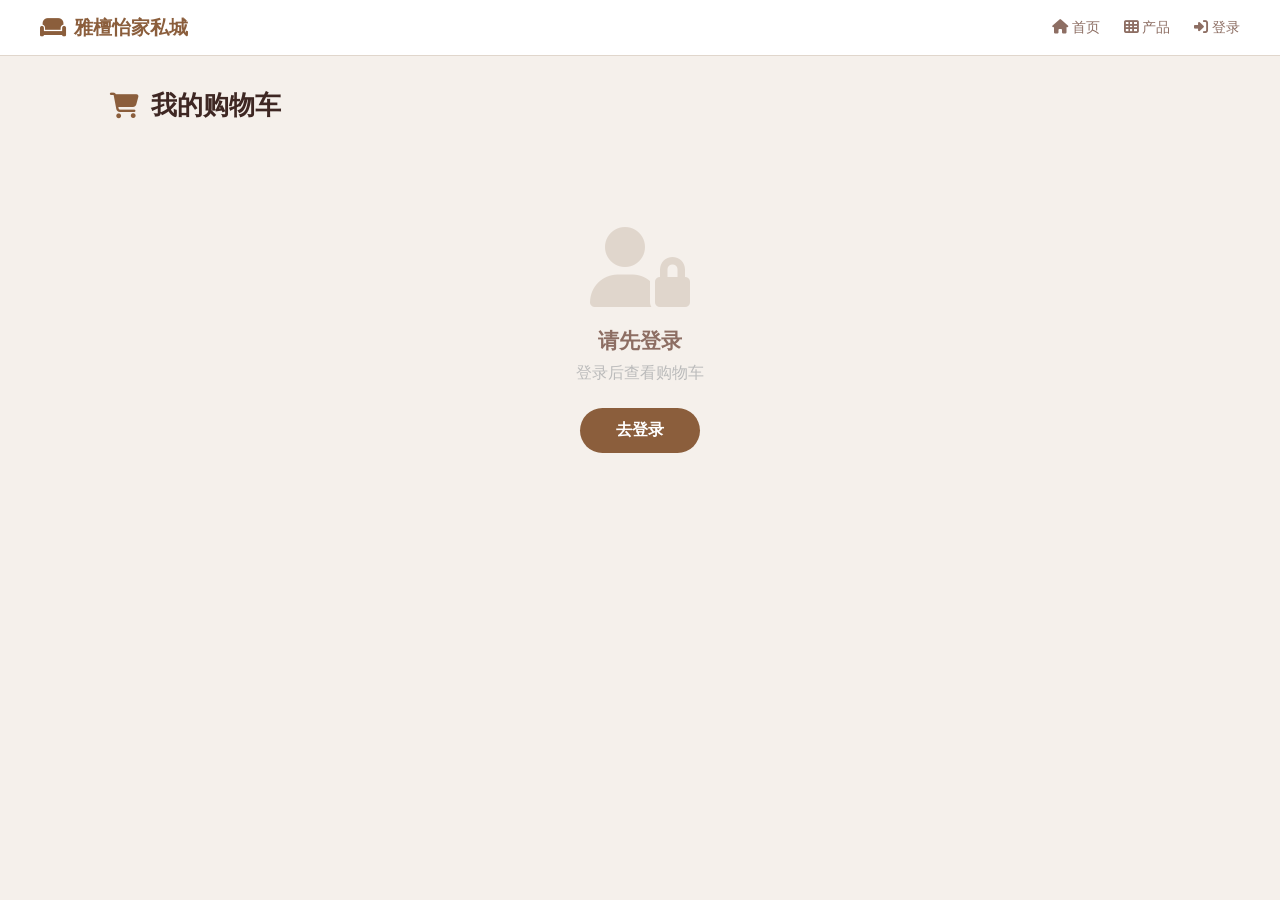
<file: cart.html>
<!DOCTYPE html>
<html lang="zh-CN">
<head>
<meta charset="UTF-8">
<meta name="viewport" content="width=device-width, initial-scale=1.0">
<title>我的购物车 - 雅檀怡家私城</title>
<link rel="stylesheet" href="https://cdnjs.cloudflare.com/ajax/libs/font-awesome/6.4.0/css/all.min.css">
<style>
:root {
  --primary: #8B5E3C; --primary-dark: #6B3F23; --secondary: #C67B4B;
  --accent: #E8C9A0; --bg: #F5F0EB; --white: #fff; --dark: #3E2723;
  --text: #2C1810; --text-light: #8D6E63; --border: #E0D6CC;
  --danger: #E53935; --radius: 10px;
}
* { margin:0; padding:0; box-sizing:border-box; }
body { font-family: 'Noto Sans SC','Microsoft YaHei',sans-serif; background: var(--bg); color: var(--text); min-height:100vh; }

.topbar {
  background: var(--white); border-bottom: 1px solid var(--border);
  padding: 0 40px; height: 56px; display: flex; align-items: center;
  justify-content: space-between; position: sticky; top: 0; z-index: 100;
}
.topbar .logo { font-size: 1.2rem; font-weight: 700; color: var(--primary); text-decoration: none; display: flex; align-items: center; gap: 8px; }
.topbar .logo i { font-size: 1.3rem; }
.topbar .links { display: flex; gap: 24px; align-items: center; }
.topbar .links a { color: var(--text-light); text-decoration: none; font-size: 0.9rem; }
.topbar .links a:hover { color: var(--primary); }

.main { max-width: 1100px; margin: 0 auto; padding: 32px 20px; }
.page-title { font-size: 1.6rem; font-weight: 700; color: var(--dark); margin-bottom: 24px; display: flex; align-items: center; gap: 12px; }
.page-title .count { font-size: 0.9rem; color: var(--text-light); font-weight: 400; }

.cart-table { background: var(--white); border-radius: var(--radius); overflow: hidden; box-shadow: 0 2px 16px rgba(0,0,0,0.06); }
.cart-header { display: grid; grid-template-columns: 50px 2fr 1fr 1fr 1fr 60px; padding: 16px 20px; background: #FAF7F2; border-bottom: 1px solid var(--border); font-size: 0.85rem; color: var(--text-light); font-weight: 600; align-items: center; }
.cart-item { display: grid; grid-template-columns: 50px 2fr 1fr 1fr 1fr 60px; padding: 20px; border-bottom: 1px solid #F5F0EB; align-items: center; transition: background 0.2s; }
.cart-item:hover { background: #FDFAF5; }
.cart-item:last-child { border-bottom: none; }
.cart-checkbox input { width: 18px; height: 18px; cursor: pointer; accent-color: var(--primary); }
.cart-product { display: flex; gap: 14px; align-items: center; }
.cart-product img { width: 80px; height: 80px; object-fit: contain; border-radius: 8px; background: #FDF8F0; }
.cart-product .info h4 { font-size: 0.95rem; color: var(--dark); margin-bottom: 4px; }
.cart-product .info p { font-size: 0.8rem; color: var(--text-light); }
.cart-price { font-weight: 600; color: var(--dark); font-size: 0.95rem; }
.cart-qty { display: flex; align-items: center; gap: 0; }
.cart-qty button { width: 32px; height: 32px; border: 1px solid var(--border); background: var(--white); cursor: pointer; font-size: 1rem; color: var(--text); transition: all 0.2s; }
.cart-qty button:hover { background: var(--primary); color: white; border-color: var(--primary); }
.cart-qty button:first-child { border-radius: 6px 0 0 6px; }
.cart-qty button:last-child { border-radius: 0 6px 6px 0; }
.cart-qty span { width: 44px; height: 32px; display: flex; align-items: center; justify-content: center; border-top: 1px solid var(--border); border-bottom: 1px solid var(--border); font-weight: 600; font-size: 0.9rem; }
.cart-subtotal { font-weight: 700; color: var(--danger); font-size: 0.95rem; }
.cart-delete { background: none; border: none; color: #ccc; cursor: pointer; font-size: 1.1rem; transition: color 0.2s; }
.cart-delete:hover { color: var(--danger); }

.cart-footer { display: flex; justify-content: space-between; align-items: center; padding: 18px 20px; background: #FAF7F2; border-top: 1px solid var(--border); }
.cart-footer .select-all { display: flex; align-items: center; gap: 10px; font-size: 0.9rem; color: var(--text-light); }
.cart-footer .summary { display: flex; align-items: center; gap: 24px; }
.cart-footer .summary .total-label { font-size: 0.9rem; color: var(--text-light); }
.cart-footer .summary .total-price { font-size: 1.5rem; font-weight: 700; color: var(--danger); }
.cart-footer .summary .total-price small { font-size: 0.9rem; }
.btn-checkout {
  padding: 14px 48px; background: var(--danger); color: white; border: none;
  border-radius: 30px; font-size: 1.05rem; font-weight: 600; cursor: pointer;
  transition: all 0.3s; letter-spacing: 1px;
}
.btn-checkout:hover { background: #C62828; transform: translateY(-1px); box-shadow: 0 4px 12px rgba(229,57,53,0.3); }
.btn-checkout:disabled { background: #ccc; cursor: not-allowed; transform: none; box-shadow: none; }

.empty-cart { text-align: center; padding: 80px 20px; }
.empty-cart i { font-size: 5rem; color: #E0D6CC; margin-bottom: 20px; display: block; }
.empty-cart h3 { font-size: 1.3rem; color: var(--text-light); margin-bottom: 8px; }
.empty-cart p { color: #bbb; margin-bottom: 24px; }
.empty-cart a { display: inline-block; padding: 12px 36px; background: var(--primary); color: white; text-decoration: none; border-radius: 30px; font-weight: 600; }

.toast { position: fixed; top: 20px; right: 20px; background: var(--dark); color: white; padding: 12px 24px; border-radius: 8px; font-size: 0.9rem; z-index: 9999; display: none; }
.toast.show { display: block; }
.toast.success { background: #2E7D32; }

/* ====== 需求3：结算确认对话框样式（与全站确认框风格一致） ====== */
.confirm-layer { position: fixed; top:0; left:0; width:100%; height:100%; background: rgba(0,0,0,0.45); z-index: 10000; display: flex; align-items: center; justify-content: center; }
.confirm-box { background:#fff; border-radius:12px; max-width:400px; width:90%; padding:28px 24px; text-align:center; animation:fadeInUp .25s; box-shadow:0 12px 40px rgba(0,0,0,0.25); }
.confirm-box h3 { color:#3E2723; font-size:1.15rem; margin:0 0 10px; }
.confirm-box p { color:#8D6E63; font-size:0.9rem; line-height:1.7; margin-bottom:22px; word-break:break-all; }
.confirm-box .confirm-icon { font-size:2.2rem; margin-bottom:10px; }
.confirm-box .confirm-actions { display:flex; gap:12px; }
.confirm-box .confirm-actions button { flex:1; padding:12px; border:none; border-radius:8px; cursor:pointer; font-size:1rem; transition:all .2s; }
.confirm-box .btn-cancel { background:#EFE7DF; color:#6D4C41; }
.confirm-box .btn-cancel:hover { background:#E3D5C8; }
.confirm-box .btn-ok { background:#8B5E3C; color:#fff; }
.confirm-box .btn-ok:hover { background:#6B3F23; }
.confirm-box .btn-ok.danger { background:#e74c3c; }
.confirm-box .btn-ok.danger:hover { background:#c0392b; }
@keyframes fadeInUp { from { opacity:0; transform:translateY(20px); } to { opacity:1; transform:translateY(0); } }

@media (max-width: 768px) {
  .topbar { padding: 0 16px; }
  .cart-header { display: none; }
  .cart-item { grid-template-columns: 1fr; gap: 12px; padding: 16px; }
  .cart-product img { width: 60px; height: 60px; }
  .cart-footer { flex-direction: column; gap: 16px; }
  .btn-checkout { width: 100%; }
}
</style>
</head>
<body>

<div class="topbar">
  <a href="/index.html" class="logo"><i class="fas fa-couch"></i> 雅檀怡家私城</a>
  <div class="links">
    <a href="/index.html"><i class="fas fa-home"></i> 首页</a>
    <a href="/index.html#products"><i class="fas fa-th"></i> 产品</a>
    <span id="userLink" style="cursor:pointer;color:var(--text-light);font-size:0.9rem;"></span>
  </div>
</div>

<div class="main">
  <div class="page-title">
    <i class="fas fa-shopping-cart" style="color:var(--primary);"></i>
    我的购物车
    <span class="count" id="cartCount"></span>
  </div>

  <div id="cartContent"></div>
</div>

<div class="toast" id="toast"></div>

<script>
// ★ 同源 API：由 Flask 托管时自动适配，避免硬编码 localhost 导致生产环境连不上
const API = (location.origin.includes('localhost') || location.origin.includes('127.0.0.1') || location.port === '5000')
  ? (location.origin + '/api') : '/api';
let currentUser = null;
try { currentUser = JSON.parse(localStorage.getItem('yatan_user') || 'null'); } catch(e) { currentUser = null; }
let cartItems = [];

function $(s) { return document.querySelector(s); }

// ====== 需求3：结算确认对话框（确认/取消，确认后执行回调） ======
function showConfirmDialog(opts) {
  // 参数：{ icon, title, message, confirmText, cancelText, danger, onConfirm }
  const layer = document.createElement('div');
  layer.className = 'confirm-layer';
  // 组装确认框内容：图标 + 标题 + 说明 + 取消/确认按钮
  layer.innerHTML = '<div class="confirm-box">'
    + '<div class="confirm-icon">' + (opts.icon || '❓') + '</div>'
    + '<h3>' + (opts.title || '') + '</h3>'
    + (opts.message ? '<p>' + opts.message + '</p>' : '')
    + '<div class="confirm-actions">'
    + '<button class="btn-cancel">' + (opts.cancelText || '取消') + '</button>'
    + '<button class="btn-ok' + (opts.danger ? ' danger' : '') + '">' + (opts.confirmText || '确认') + '</button>'
    + '</div></div>';
  document.body.appendChild(layer);
  // 事件绑定：点遮罩=取消，点按钮=取消/确认
  layer.addEventListener('click', function(e) {
    if (e.target === layer) { layer.remove(); return; }
    if (e.target.classList.contains('btn-cancel')) { layer.remove(); return; }
    if (e.target.classList.contains('btn-ok')) {
      layer.remove();
      if (typeof opts.onConfirm === 'function') opts.onConfirm();
    }
  });
}
function showToast(m, isError) { let t=$('#toast'); t.textContent=m; t.className='toast show' + (isError?'':' success'); setTimeout(()=>t.classList.remove('show'),2000); }

// ★ BUG修复：原先 updateTotal/toggleAll 从未定义，勾选/全选直接报错、合计不变
function escapeHtml(s) {
  return String(s==null?'':s).replace(/[&<>"']/g, c => ({'&':'&amp;','<':'&lt;','>':'&gt;','"':'&quot;',"'":'&#39;'}[c]));
}
function updateTotal() {
  let checked = [...document.querySelectorAll('.cart-item .cart-checkbox input')];
  let total = 0;
  cartItems.forEach((item, idx) => {
    if (checked[idx] && checked[idx].checked) total += item.product_price * item.quantity;
  });
  $('#totalPrice').textContent = total.toLocaleString();
  let btn = document.querySelector('.btn-checkout');
  if (btn) btn.disabled = total <= 0;
}
function toggleAll(el) {
  document.querySelectorAll('.cart-item .cart-checkbox input').forEach(c => c.checked = el.checked);
  updateTotal();
}

async function loadCart() {
  if (!currentUser) {
    $('#cartContent').innerHTML = `<div class="empty-cart">
      <i class="fas fa-user-lock"></i><h3>请先登录</h3><p>登录后查看购物车</p>
      <a href="/index.html" onclick="localStorage.setItem('showLogin','1')">去登录</a></div>`;
    return;
  }
  try {
    let r = await fetch(API + '/cart?user_id=' + currentUser.id);
    let d = await r.json();
    cartItems = d.items || [];
    renderCart();
  } catch(e) {
    $('#cartContent').innerHTML = '<div class="empty-cart"><i class="fas fa-wifi"></i><h3>加载失败</h3><p>请检查网络连接</p></div>';
  }
}

function renderCart() {
  if (!cartItems.length) {
    $('#cartContent').innerHTML = `<div class="empty-cart">
      <i class="fas fa-shopping-cart"></i><h3>购物车是空的</h3><p>快去挑选心仪的家具吧~</p>
      <a href="/index.html#products">去逛逛</a></div>`;
    return;
  }

  let total = cartItems.reduce((s,i) => s + i.product_price * i.quantity, 0);
  $('#cartCount').textContent = `（共 ${cartItems.length} 件）`;

  $('#cartContent').innerHTML = `
    <div class="cart-table">
      <div class="cart-header">
        <span>全选</span><span>商品信息</span><span>单价</span><span>数量</span><span>小计</span><span></span>
      </div>
      ${cartItems.map((item, idx) => `
        <div class="cart-item">
          <div class="cart-checkbox"><input type="checkbox" checked onchange="updateTotal()"></div>
          <div class="cart-product">
            <img src="${escapeHtml(item.image_url || '')}" alt="${escapeHtml(item.product_name)}" onerror="this.style.display='none'">
            <div class="info"><h4>${escapeHtml(item.product_name)}</h4></div>
          </div>
          <div class="cart-price">¥${Number(item.product_price).toLocaleString()}</div>
          <div class="cart-qty">
            <button type="button" onclick="changeQty(${item.id}, ${item.quantity-1})">−</button>
            <span>${item.quantity}</span>
            <button type="button" onclick="changeQty(${item.id}, ${item.quantity+1})">+</button>
          </div>
          <div class="cart-subtotal">¥${(item.product_price * item.quantity).toLocaleString()}</div>
          <button type="button" class="cart-delete" onclick="removeItem(${item.id})" title="删除">✕</button>
        </div>
      `).join('')}
      <div class="cart-footer">
        <div class="select-all"><input type="checkbox" checked onchange="toggleAll(this)"> 全选</div>
        <div class="summary">
          <span class="total-label">合计：</span>
          <span class="total-price">¥<span id="totalPrice">${total.toLocaleString()}</span></span>
          <button type="button" class="btn-checkout" onclick="checkout()">去结算</button>
        </div>
      </div>
    </div>`;
}

async function changeQty(cid, qty) {
  if (qty < 1) { removeItem(cid); return; }
  try {
    let r = await fetch(API + '/cart/' + cid, { method:'PUT', headers:{'Content-Type':'application/json'}, body:JSON.stringify({quantity:qty}) });
    if (!r.ok) { showToast('修改失败', true); return; }
    await loadCart();
  } catch(e) { showToast('网络错误', true); }
}

async function removeItem(cid) {
  // 需求4：删除确认统一使用自定义对话框（替代原生 confirm，交互风格一致）
  showConfirmDialog({
    icon: '🗑️',
    title: '确定删除该商品？',
    confirmText: '删除',
    cancelText: '取消',
    danger: true,   // 危险操作：确认按钮红色警示
    onConfirm: async function() {
      try {
        let r = await fetch(API + '/cart/' + cid, { method:'DELETE' });
        if (!r.ok) { showToast('删除失败', true); return; }
        showToast('已删除');
        await loadCart();
      } catch(e) { showToast('网络错误', true); }
    }
  });
}

async function checkout() {
  if (!currentUser) return alert('请先登录');
  // 需求3：去结算前弹出确认对话框「您是否将确认前往购买？」
  //   确认 → 生成订单 + 弹出微信二维码；取消 → 停留在购物车页
  showConfirmDialog({
    icon: '💳',
    title: '您是否将确认前往购买？',
    message: '确认后将为您生成订单，并通过微信扫码联系客服完成付款。',
    confirmText: '确认购买',
    cancelText: '取消',
    onConfirm: async function() {
      try {
        // ★ BUG修复：统一用 username（与首页 checkout 一致），避免同一订单落库姓名不一致
        let r = await fetch(API + '/orders', { method:'POST', headers:{'Content-Type':'application/json'}, body:JSON.stringify({user_id:currentUser.id, username:currentUser.username}) });
        let d = await r.json();
        if (d.success) {
      showToast('下单成功！共 ¥' + d.total);
      // 弹窗微信二维码15s
      let secs = 15;
      let overlay = document.createElement('div');
      overlay.style.cssText = 'position:fixed;top:0;left:0;width:100%;height:100%;background:rgba(0,0,0,0.6);z-index:9999;display:flex;align-items:center;justify-content:center;';
      overlay.innerHTML = `<div style="background:white;border-radius:16px;padding:40px;text-align:center;max-width:400px;width:90%;">
        <h2 style="color:#3E2723;margin-bottom:8px;">✅ ${d.message}</h2>
        <p style="color:#8D6E63;margin-bottom:24px;">请扫码联系客服确认订单</p>
        <div style="background:#FDF8F0;padding:24px;border-radius:12px;display:inline-block;">
          <!-- ★ BUG修复：原 images/bbb.jpg 是个人照片，改为真正的微信二维码 ytyjs.jpg -->
          <img src="images/ytyjs.jpg" style="width:200px;height:200px;object-fit:contain;" onerror="this.src='https://via.placeholder.com/200/8B5E3C/fff?text=WeChat'">
          <p style="color:#8B5E3C;font-weight:700;margin-top:16px;">微信扫码添加客服</p>
        </div>
        <p id="qrTimer" style="color:#e74c3c;font-size:1.2rem;margin-top:16px;">窗口将在 <b>${secs}</b> 秒后关闭</p>
        <button onclick="this.parentElement.parentElement.remove()" style="margin-top:16px;padding:10px 30px;background:#D7CCC8;border:none;border-radius:8px;cursor:pointer;font-size:0.9rem;">手动关闭</button>
      </div>`;
      document.body.appendChild(overlay);
      let timer = setInterval(() => {
        secs--;
        let el = document.getElementById('qrTimer');
        if (el) el.innerHTML = `窗口将在 <b>${secs}</b> 秒后关闭`;
        if (secs <= 0) { clearInterval(timer); overlay.remove(); }
      }, 1000);
        setTimeout(() => loadCart(), 500);
        } else {
          alert(d.message);
        }
      } catch(e) { alert('下单失败，请重试'); }
    }   // ← onConfirm 回调结束
  });   // ← showConfirmDialog 调用结束
}   // ← checkout 函数结束

function updateUserUI() {
  let el = $('#userLink');
  if (!el) return;
  if (currentUser) {
    el.innerHTML = `<i class="fas fa-user-circle"></i> ${currentUser.nickname||currentUser.username}`;
    el.onclick = () => location.href = '/profile.html';
  } else {
    el.innerHTML = '<i class="fas fa-sign-in-alt"></i> 登录';
    el.onclick = () => location.href = '/index.html';
  }
}

loadCart();
updateUserUI();
</script>
</body>
</html>
</file>
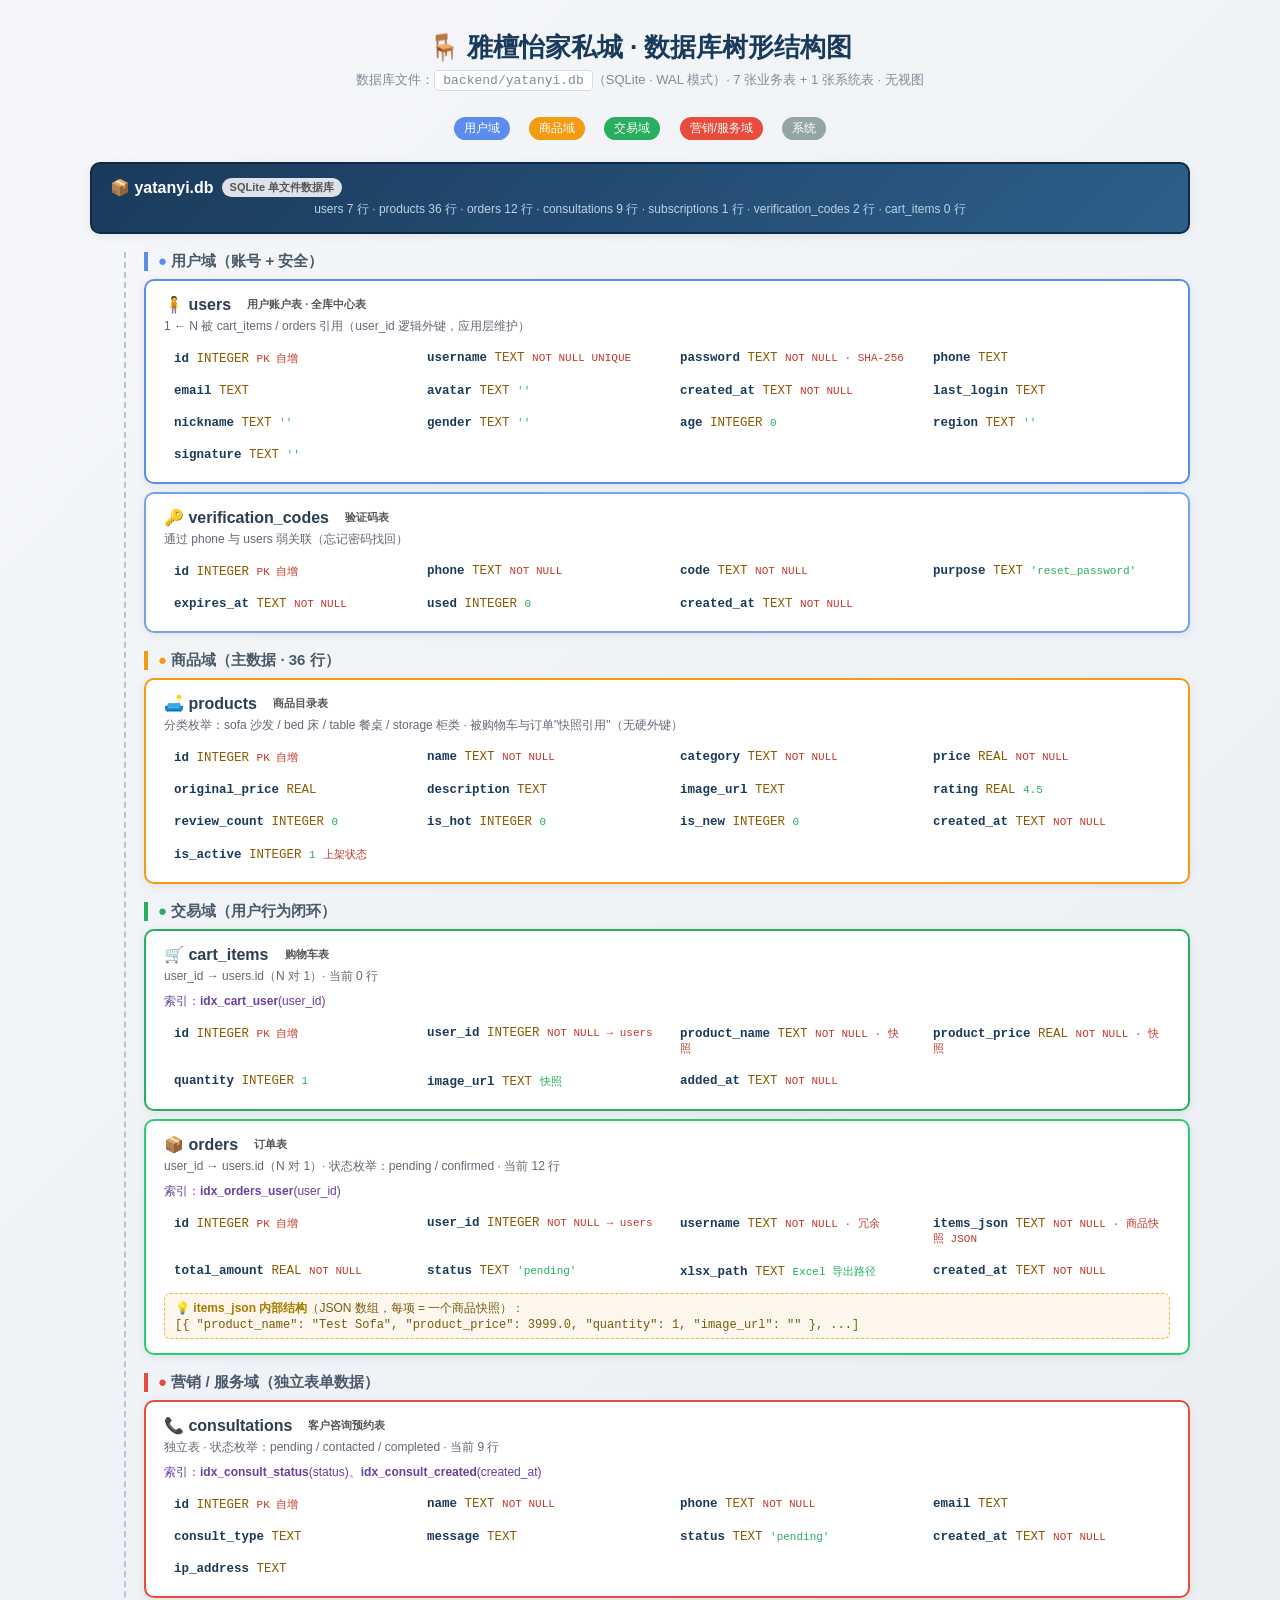
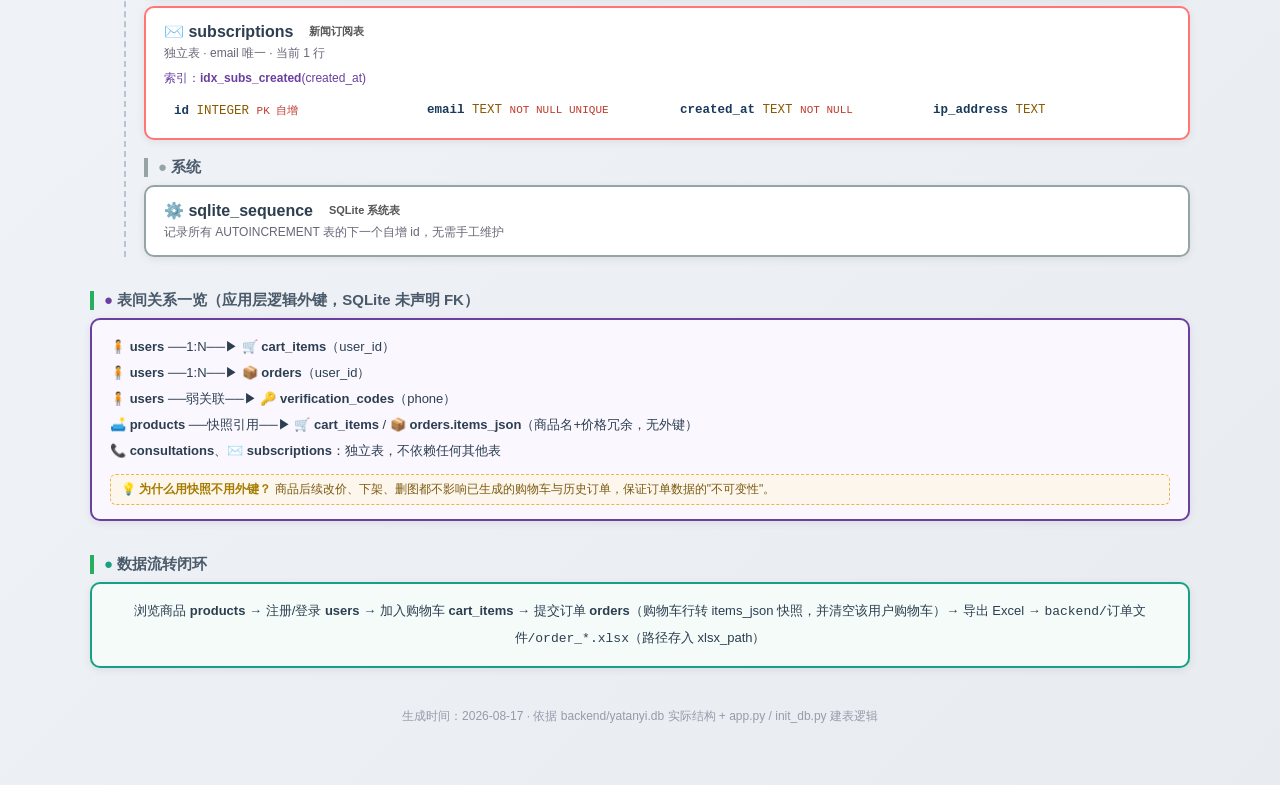
<file: backend/数据库结构图.html>
<!DOCTYPE html>
<html lang="zh-CN">
<head>
<meta charset="UTF-8">
<meta name="viewport" content="width=device-width, initial-scale=1.0">
<title>雅檀怡家私城 — 数据库结构树形图</title>
<style>
  * { margin: 0; padding: 0; box-sizing: border-box; }
  body {
    font-family: "Microsoft YaHei", "PingFang SC", sans-serif;
    background: linear-gradient(135deg, #f5f7fa 0%, #e8ecf1 100%);
    padding: 30px 20px 60px;
    color: #2c3e50;
  }
  h1 { text-align: center; font-size: 26px; margin-bottom: 6px; color: #1a3a5c; }
  .subtitle { text-align: center; color: #7f8c9b; font-size: 13px; margin-bottom: 28px; }
  .subtitle code { background: #fff; padding: 2px 8px; border-radius: 4px; border: 1px solid #d5dbe2; }
  .legend { text-align: center; margin-bottom: 22px; font-size: 12px; }
  .legend span { display: inline-block; margin: 0 8px; padding: 3px 10px; border-radius: 12px; color: #fff; font-size: 12px; }
  .tree { max-width: 1100px; margin: 0 auto; }
  .node { border-radius: 10px; padding: 14px 18px; margin: 8px 0; box-shadow: 0 2px 8px rgba(0,0,0,.08); border: 2px solid transparent; transition: box-shadow .2s; }
  .node:hover { box-shadow: 0 4px 16px rgba(0,0,0,.16); }
  .node-title { font-weight: 700; font-size: 16px; display: flex; align-items: center; gap: 8px; }
  .node-title .tag { font-size: 11px; padding: 2px 8px; border-radius: 10px; background: rgba(255,255,255,.85); color: #555; }
  .node-meta { font-size: 12px; color: #667; margin-top: 4px; }
  .cols { margin-top: 10px; display: grid; grid-template-columns: repeat(auto-fill, minmax(240px, 1fr)); gap: 6px; }
  .col { background: rgba(255,255,255,.75); border-radius: 6px; padding: 6px 10px; font-size: 12.5px; font-family: Consolas, monospace; }
  .col b { color: #1a3a5c; }
  .col .type { color: #8a5a00; }
  .col .flag { color: #c0392b; font-size: 11px; }
  .col .dflt { color: #27ae60; font-size: 11px; }
  .idx { margin-top: 8px; font-size: 12px; color: #6a3fa0; }
  .idx b { color: #6a3fa0; }
  .root {
    background: linear-gradient(135deg, #1a3a5c, #2d5f8a);
    color: #fff; border-color: #0f2a44; text-align: center;
  }
  .root .node-meta { color: #bcd3e8; }
  /* 域分组 */
  .domain { margin: 18px 0 6px; font-weight: 700; font-size: 15px; color: #4a5a6a; padding-left: 10px; border-left: 4px solid #8aa; }
  .domain.users { border-color: #5b8def; } .domain.users .dot { color: #5b8def; }
  .domain.products { border-color: #f39c12; } .domain.products .dot { color: #f39c12; }
  .domain.trade { border-color: #27ae60; } .domain.trade .dot { color: #27ae60; }
  .domain.market { border-color: #e74c3c; } .domain.market .dot { color: #e74c3c; }
  /* 分支线 */
  .branch { margin-left: 34px; border-left: 2px dashed #b8c4d0; padding-left: 18px; }
  /* 表节点配色 */
  .t-users { background: #fff; border-color: #5b8def; }
  .t-codes { background: #fff; border-color: #7aa2e8; }
  .t-products { background: #fff; border-color: #f39c12; }
  .t-cart { background: #fff; border-color: #27ae60; }
  .t-orders { background: #fff; border-color: #2ecc71; }
  .t-consult { background: #fff; border-color: #e74c3c; }
  .t-subs { background: #fff; border-color: #ff7675; }
  /* 关系说明 */
  .rel { margin-top: 8px; padding: 6px 10px; background: #fdf6ec; border: 1px dashed #e8b64c; border-radius: 6px; font-size: 12px; color: #7a5a10; }
  .rel b { color: #a67c00; }
  .footer { text-align: center; margin-top: 40px; font-size: 12px; color: #99a; }
</style>
</head>
<body>
<h1>🪑 雅檀怡家私城 · 数据库树形结构图</h1>
<div class="subtitle">数据库文件：<code>backend/yatanyi.db</code>（SQLite · WAL 模式）· 7 张业务表 + 1 张系统表 · 无视图</div>
<div class="legend">
  <span style="background:#5b8def">用户域</span>
  <span style="background:#f39c12">商品域</span>
  <span style="background:#27ae60">交易域</span>
  <span style="background:#e74c3c">营销/服务域</span>
  <span style="background:#95a5a6">系统</span>
</div>

<div class="tree">

  <!-- 根节点 -->
  <div class="node root">
    <div class="node-title">📦 yatanyi.db <span class="tag">SQLite 单文件数据库</span></div>
    <div class="node-meta">users 7 行 · products 36 行 · orders 12 行 · consultations 9 行 · subscriptions 1 行 · verification_codes 2 行 · cart_items 0 行</div>
  </div>

  <div class="branch">

    <!-- 用户域 -->
    <div class="domain users"><span class="dot">●</span> 用户域（账号 + 安全）</div>
    <div class="node t-users">
      <div class="node-title">🧍 users <span class="tag">用户账户表 · 全库中心表</span></div>
      <div class="node-meta">1 ← N 被 cart_items / orders 引用（user_id 逻辑外键，应用层维护）</div>
      <div class="cols">
        <div class="col"><b>id</b> <span class="type">INTEGER</span> <span class="flag">PK 自增</span></div>
        <div class="col"><b>username</b> <span class="type">TEXT</span> <span class="flag">NOT NULL UNIQUE</span></div>
        <div class="col"><b>password</b> <span class="type">TEXT</span> <span class="flag">NOT NULL · SHA-256</span></div>
        <div class="col"><b>phone</b> <span class="type">TEXT</span></div>
        <div class="col"><b>email</b> <span class="type">TEXT</span></div>
        <div class="col"><b>avatar</b> <span class="type">TEXT</span> <span class="dflt">''</span></div>
        <div class="col"><b>created_at</b> <span class="type">TEXT</span> <span class="flag">NOT NULL</span></div>
        <div class="col"><b>last_login</b> <span class="type">TEXT</span></div>
        <div class="col"><b>nickname</b> <span class="type">TEXT</span> <span class="dflt">''</span></div>
        <div class="col"><b>gender</b> <span class="type">TEXT</span> <span class="dflt">''</span></div>
        <div class="col"><b>age</b> <span class="type">INTEGER</span> <span class="dflt">0</span></div>
        <div class="col"><b>region</b> <span class="type">TEXT</span> <span class="dflt">''</span></div>
        <div class="col"><b>signature</b> <span class="type">TEXT</span> <span class="dflt">''</span></div>
      </div>
    </div>
    <div class="node t-codes">
      <div class="node-title">🔑 verification_codes <span class="tag">验证码表</span></div>
      <div class="node-meta">通过 phone 与 users 弱关联（忘记密码找回）</div>
      <div class="cols">
        <div class="col"><b>id</b> <span class="type">INTEGER</span> <span class="flag">PK 自增</span></div>
        <div class="col"><b>phone</b> <span class="type">TEXT</span> <span class="flag">NOT NULL</span></div>
        <div class="col"><b>code</b> <span class="type">TEXT</span> <span class="flag">NOT NULL</span></div>
        <div class="col"><b>purpose</b> <span class="type">TEXT</span> <span class="dflt">'reset_password'</span></div>
        <div class="col"><b>expires_at</b> <span class="type">TEXT</span> <span class="flag">NOT NULL</span></div>
        <div class="col"><b>used</b> <span class="type">INTEGER</span> <span class="dflt">0</span></div>
        <div class="col"><b>created_at</b> <span class="type">TEXT</span> <span class="flag">NOT NULL</span></div>
      </div>
    </div>

    <!-- 商品域 -->
    <div class="domain products"><span class="dot">●</span> 商品域（主数据 · 36 行）</div>
    <div class="node t-products">
      <div class="node-title">🛋️ products <span class="tag">商品目录表</span></div>
      <div class="node-meta">分类枚举：sofa 沙发 / bed 床 / table 餐桌 / storage 柜类 · 被购物车与订单"快照引用"（无硬外键）</div>
      <div class="cols">
        <div class="col"><b>id</b> <span class="type">INTEGER</span> <span class="flag">PK 自增</span></div>
        <div class="col"><b>name</b> <span class="type">TEXT</span> <span class="flag">NOT NULL</span></div>
        <div class="col"><b>category</b> <span class="type">TEXT</span> <span class="flag">NOT NULL</span></div>
        <div class="col"><b>price</b> <span class="type">REAL</span> <span class="flag">NOT NULL</span></div>
        <div class="col"><b>original_price</b> <span class="type">REAL</span></div>
        <div class="col"><b>description</b> <span class="type">TEXT</span></div>
        <div class="col"><b>image_url</b> <span class="type">TEXT</span></div>
        <div class="col"><b>rating</b> <span class="type">REAL</span> <span class="dflt">4.5</span></div>
        <div class="col"><b>review_count</b> <span class="type">INTEGER</span> <span class="dflt">0</span></div>
        <div class="col"><b>is_hot</b> <span class="type">INTEGER</span> <span class="dflt">0</span></div>
        <div class="col"><b>is_new</b> <span class="type">INTEGER</span> <span class="dflt">0</span></div>
        <div class="col"><b>created_at</b> <span class="type">TEXT</span> <span class="flag">NOT NULL</span></div>
        <div class="col"><b>is_active</b> <span class="type">INTEGER</span> <span class="dflt">1</span> <span class="flag">上架状态</span></div>
      </div>
    </div>

    <!-- 交易域 -->
    <div class="domain trade"><span class="dot">●</span> 交易域（用户行为闭环）</div>
    <div class="node t-cart">
      <div class="node-title">🛒 cart_items <span class="tag">购物车表</span></div>
      <div class="node-meta">user_id → users.id（N 对 1）· 当前 0 行</div>
      <div class="idx">索引：<b>idx_cart_user</b>(user_id)</div>
      <div class="cols">
        <div class="col"><b>id</b> <span class="type">INTEGER</span> <span class="flag">PK 自增</span></div>
        <div class="col"><b>user_id</b> <span class="type">INTEGER</span> <span class="flag">NOT NULL → users</span></div>
        <div class="col"><b>product_name</b> <span class="type">TEXT</span> <span class="flag">NOT NULL · 快照</span></div>
        <div class="col"><b>product_price</b> <span class="type">REAL</span> <span class="flag">NOT NULL · 快照</span></div>
        <div class="col"><b>quantity</b> <span class="type">INTEGER</span> <span class="dflt">1</span></div>
        <div class="col"><b>image_url</b> <span class="type">TEXT</span> <span class="dflt">快照</span></div>
        <div class="col"><b>added_at</b> <span class="type">TEXT</span> <span class="flag">NOT NULL</span></div>
      </div>
    </div>
    <div class="node t-orders">
      <div class="node-title">📦 orders <span class="tag">订单表</span></div>
      <div class="node-meta">user_id → users.id（N 对 1）· 状态枚举：pending / confirmed · 当前 12 行</div>
      <div class="idx">索引：<b>idx_orders_user</b>(user_id)</div>
      <div class="cols">
        <div class="col"><b>id</b> <span class="type">INTEGER</span> <span class="flag">PK 自增</span></div>
        <div class="col"><b>user_id</b> <span class="type">INTEGER</span> <span class="flag">NOT NULL → users</span></div>
        <div class="col"><b>username</b> <span class="type">TEXT</span> <span class="flag">NOT NULL · 冗余</span></div>
        <div class="col"><b>items_json</b> <span class="type">TEXT</span> <span class="flag">NOT NULL · 商品快照 JSON</span></div>
        <div class="col"><b>total_amount</b> <span class="type">REAL</span> <span class="flag">NOT NULL</span></div>
        <div class="col"><b>status</b> <span class="type">TEXT</span> <span class="dflt">'pending'</span></div>
        <div class="col"><b>xlsx_path</b> <span class="type">TEXT</span> <span class="dflt">Excel 导出路径</span></div>
        <div class="col"><b>created_at</b> <span class="type">TEXT</span> <span class="flag">NOT NULL</span></div>
      </div>
      <div class="rel">💡 <b>items_json 内部结构</b>（JSON 数组，每项 = 一个商品快照）：<br>
        <code>[{ "product_name": "Test Sofa", "product_price": 3999.0, "quantity": 1, "image_url": "" }, ...]</code></div>
    </div>

    <!-- 营销/服务域 -->
    <div class="domain market"><span class="dot">●</span> 营销 / 服务域（独立表单数据）</div>
    <div class="node t-consult">
      <div class="node-title">📞 consultations <span class="tag">客户咨询预约表</span></div>
      <div class="node-meta">独立表 · 状态枚举：pending / contacted / completed · 当前 9 行</div>
      <div class="idx">索引：<b>idx_consult_status</b>(status)、<b>idx_consult_created</b>(created_at)</div>
      <div class="cols">
        <div class="col"><b>id</b> <span class="type">INTEGER</span> <span class="flag">PK 自增</span></div>
        <div class="col"><b>name</b> <span class="type">TEXT</span> <span class="flag">NOT NULL</span></div>
        <div class="col"><b>phone</b> <span class="type">TEXT</span> <span class="flag">NOT NULL</span></div>
        <div class="col"><b>email</b> <span class="type">TEXT</span></div>
        <div class="col"><b>consult_type</b> <span class="type">TEXT</span></div>
        <div class="col"><b>message</b> <span class="type">TEXT</span></div>
        <div class="col"><b>status</b> <span class="type">TEXT</span> <span class="dflt">'pending'</span></div>
        <div class="col"><b>created_at</b> <span class="type">TEXT</span> <span class="flag">NOT NULL</span></div>
        <div class="col"><b>ip_address</b> <span class="type">TEXT</span></div>
      </div>
    </div>
    <div class="node t-subs">
      <div class="node-title">✉️ subscriptions <span class="tag">新闻订阅表</span></div>
      <div class="node-meta">独立表 · email 唯一 · 当前 1 行</div>
      <div class="idx">索引：<b>idx_subs_created</b>(created_at)</div>
      <div class="cols">
        <div class="col"><b>id</b> <span class="type">INTEGER</span> <span class="flag">PK 自增</span></div>
        <div class="col"><b>email</b> <span class="type">TEXT</span> <span class="flag">NOT NULL UNIQUE</span></div>
        <div class="col"><b>created_at</b> <span class="type">TEXT</span> <span class="flag">NOT NULL</span></div>
        <div class="col"><b>ip_address</b> <span class="type">TEXT</span></div>
      </div>
    </div>

    <!-- 系统 -->
    <div class="domain" style="border-color:#95a5a6"><span class="dot" style="color:#95a5a6">●</span> 系统</div>
    <div class="node t-subs" style="border-color:#95a5a6">
      <div class="node-title">⚙️ sqlite_sequence <span class="tag">SQLite 系统表</span></div>
      <div class="node-meta">记录所有 AUTOINCREMENT 表的下一个自增 id，无需手工维护</div>
    </div>

  </div>

  <!-- 关系图 -->
  <div class="domain trade" style="margin-top:34px"><span class="dot" style="color:#6a3fa0">●</span> 表间关系一览（应用层逻辑外键，SQLite 未声明 FK）</div>
  <div class="node" style="border-color:#6a3fa0; background:#faf7ff">
    <div style="font-size:13px; line-height:2">
      🧍 <b>users</b> ──1:N──▶ 🛒 <b>cart_items</b>（user_id）<br>
      🧍 <b>users</b> ──1:N──▶ 📦 <b>orders</b>（user_id）<br>
      🧍 <b>users</b> ──弱关联──▶ 🔑 <b>verification_codes</b>（phone）<br>
      🛋️ <b>products</b> ──快照引用──▶ 🛒 <b>cart_items</b> / 📦 <b>orders.items_json</b>（商品名+价格冗余，无外键）<br>
      📞 <b>consultations</b>、✉️ <b>subscriptions</b>：独立表，不依赖任何其他表
    </div>
    <div class="rel" style="margin-top:10px">💡 <b>为什么用快照不用外键？</b> 商品后续改价、下架、删图都不影响已生成的购物车与历史订单，保证订单数据的"不可变性"。</div>
  </div>

  <!-- 业务闭环 -->
  <div class="domain trade" style="margin-top:34px"><span class="dot" style="color:#16a085">●</span> 数据流转闭环</div>
  <div class="node" style="border-color:#16a085; background:#f4fbf9; text-align:center; font-size:13px; line-height:2">
    浏览商品 <b>products</b> → 注册/登录 <b>users</b> → 加入购物车 <b>cart_items</b> → 提交订单 <b>orders</b>（购物车行转 items_json 快照，并清空该用户购物车）→ 导出 Excel → <code>backend/订单文件/order_*.xlsx</code>（路径存入 xlsx_path）
  </div>

</div>

<div class="footer">生成时间：2026-08-17 · 依据 backend/yatanyi.db 实际结构 + app.py / init_db.py 建表逻辑</div>
</body>
</html>
</file>
